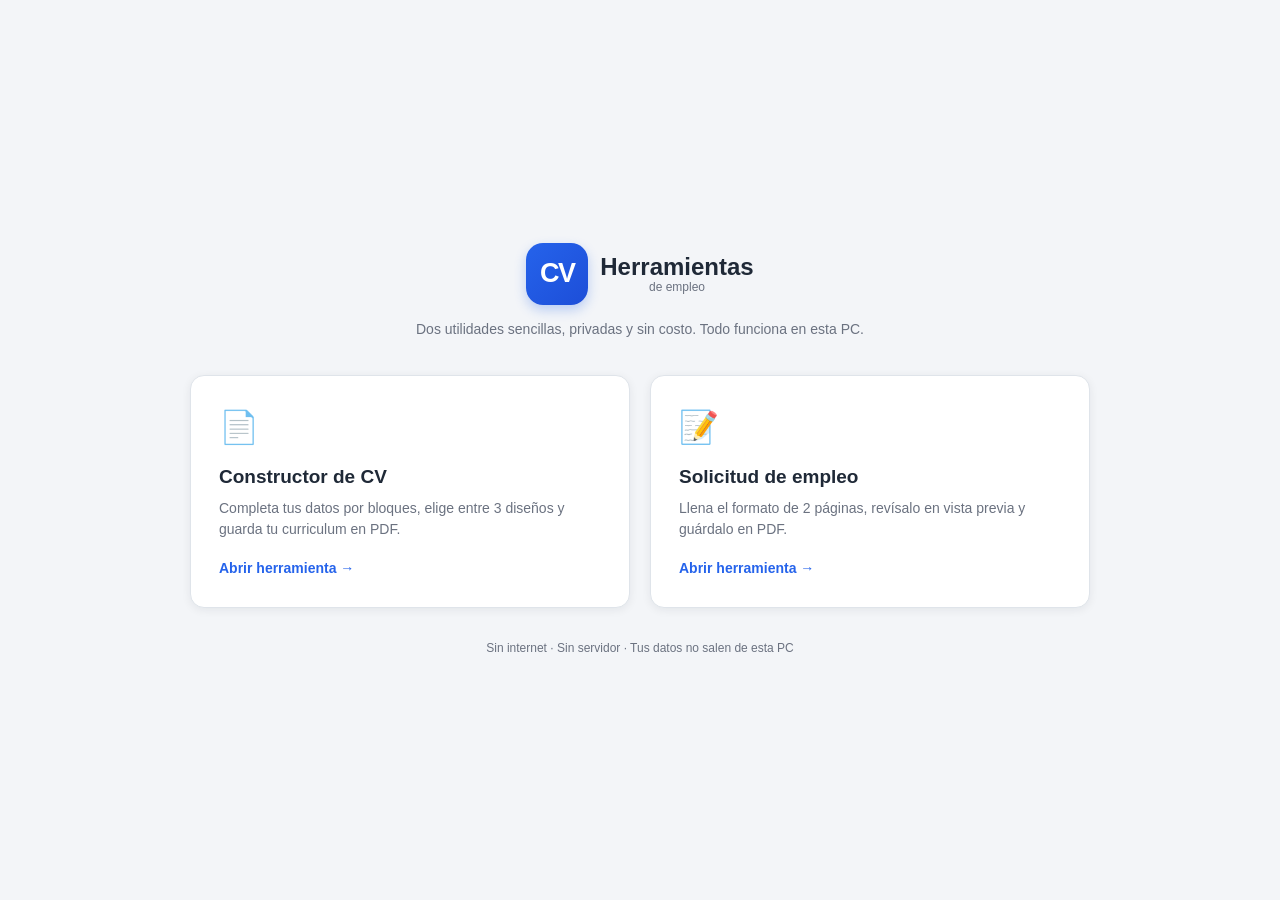
<file: index.html>
<!DOCTYPE html>
<html lang="es">
<head>
  <meta charset="UTF-8">
  <meta name="viewport" content="width=device-width, initial-scale=1.0">
  <title>Inicio — Herramientas de empleo</title>
  <link rel="icon" href="data:image/svg+xml,%3Csvg xmlns='http://www.w3.org/2000/svg' viewBox='0 0 64 64'%3E%3Crect width='64' height='64' rx='16' fill='%232563eb'/%3E%3Ctext x='32' y='41' font-size='26' font-weight='800' text-anchor='middle' fill='white' font-family='Arial'%3ECV%3C/text%3E%3C/svg%3E">
  <link rel="stylesheet" href="assets/css/base.css">
</head>
<body class="home">
  <div class="home-wrap">
    <header class="home-header">
      <div class="brand">
        <div class="brand-mark">CV</div>
        <div class="brand-text">Herramientas<small>de empleo</small></div>
      </div>
      <p class="home-sub">Dos utilidades sencillas, privadas y sin costo. Todo funciona en esta PC.</p>
    </header>

    <main class="home-grid">
      <a class="home-card" href="cv/index.html">
        <div class="home-card-icon">📄</div>
        <h2>Constructor de CV</h2>
        <p>Completa tus datos por bloques, elige entre 3 diseños y guarda tu curriculum en PDF.</p>
        <span class="home-card-action">Abrir herramienta →</span>
      </a>

      <a class="home-card" href="solicitud/index.html">
        <div class="home-card-icon">📝</div>
        <h2>Solicitud de empleo</h2>
        <p>Llena el formato de 2 páginas, revísalo en vista previa y guárdalo en PDF.</p>
        <span class="home-card-action">Abrir herramienta →</span>
      </a>
    </main>

    <footer class="home-footer">
      <span>Sin internet · Sin servidor · Tus datos no salen de esta PC</span>
    </footer>
  </div>
</body>
</html>
</file>
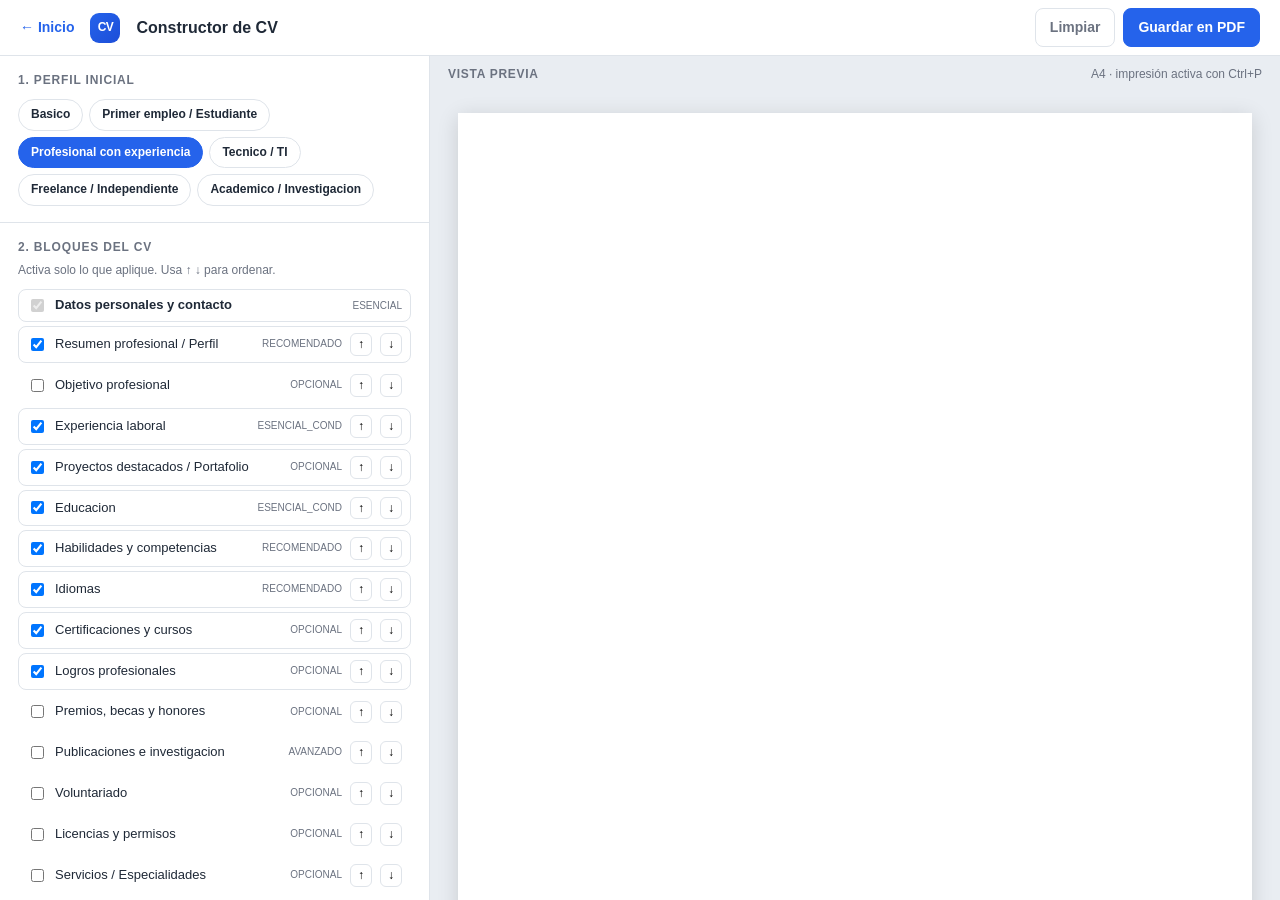
<file: cv/index.html>
<!DOCTYPE html>
<html lang="es">
<head>
  <meta charset="UTF-8">
  <meta name="viewport" content="width=device-width, initial-scale=1.0">
  <title>Constructor de CV</title>
  <link rel="icon" href="data:image/svg+xml,%3Csvg xmlns='http://www.w3.org/2000/svg' viewBox='0 0 64 64'%3E%3Crect width='64' height='64' rx='16' fill='%232563eb'/%3E%3Ctext x='32' y='41' font-size='26' font-weight='800' text-anchor='middle' fill='white' font-family='Arial'%3ECV%3C/text%3E%3C/svg%3E">
  <link rel="stylesheet" href="../assets/css/base.css">
  <link rel="stylesheet" href="../assets/css/cv.css">
  <link rel="stylesheet" href="../assets/css/print.css" media="print">
</head>
<body class="builder">
  <header class="topbar">
    <a class="topbar-back" href="../index.html">← Inicio</a>
    <div class="brand"><div class="brand-mark">CV</div></div>
    <h1 class="topbar-title">Constructor de CV</h1>
    <div class="topbar-actions">
      <button type="button" id="btn-clear" class="btn btn-ghost">Limpiar</button>
      <button type="button" id="btn-print" class="btn btn-primary">Guardar en PDF</button>
    </div>
  </header>

  <div class="workspace">
    <!-- Panel izquierdo: controles + formulario -->
    <aside class="panel panel-left" id="panel-left">
      <div class="panel-section">
        <h2 class="panel-title">1. Perfil inicial</h2>
        <div id="presets" class="preset-list"></div>
      </div>

      <div class="panel-section">
        <h2 class="panel-title">2. Bloques del CV</h2>
        <p class="panel-hint">Activa solo lo que aplique. Usa ↑ ↓ para ordenar.</p>
        <div id="block-list" class="block-list"></div>
      </div>

      <div class="panel-section">
        <h2 class="panel-title">3. Diseño</h2>
        <div id="designs" class="chip-row"></div>
      </div>

      <div class="panel-section">
        <h2 class="panel-title">4. Color</h2>
        <div id="palettes" class="chip-row"></div>
        <div id="custom-colors" class="custom-colors" hidden>
          <label>Base <input type="color" id="color-base"></label>
          <label>Líneas <input type="color" id="color-lineas"></label>
          <label>Decorativo <input type="color" id="color-decorativo"></label>
        </div>
        <div id="color-warning" class="color-warning" hidden></div>
      </div>

      <div class="panel-section panel-section--form">
        <h2 class="panel-title">5. Contenido</h2>
        <div id="form-root" class="form-root"></div>
      </div>
    </aside>

    <!-- Panel derecho: vista previa -->
    <main class="panel panel-right">
      <div class="preview-toolbar">
        <span class="preview-label">Vista previa</span>
        <span class="preview-hint">A4 · impresión activa con Ctrl+P</span>
      </div>
      <div class="preview-scroll">
        <div id="preview" class="cv"></div>
      </div>
    </main>
  </div>

  <script src="../assets/js/data.js"></script>
  <script src="../assets/js/cv.js"></script>
</body>
</html>
</file>
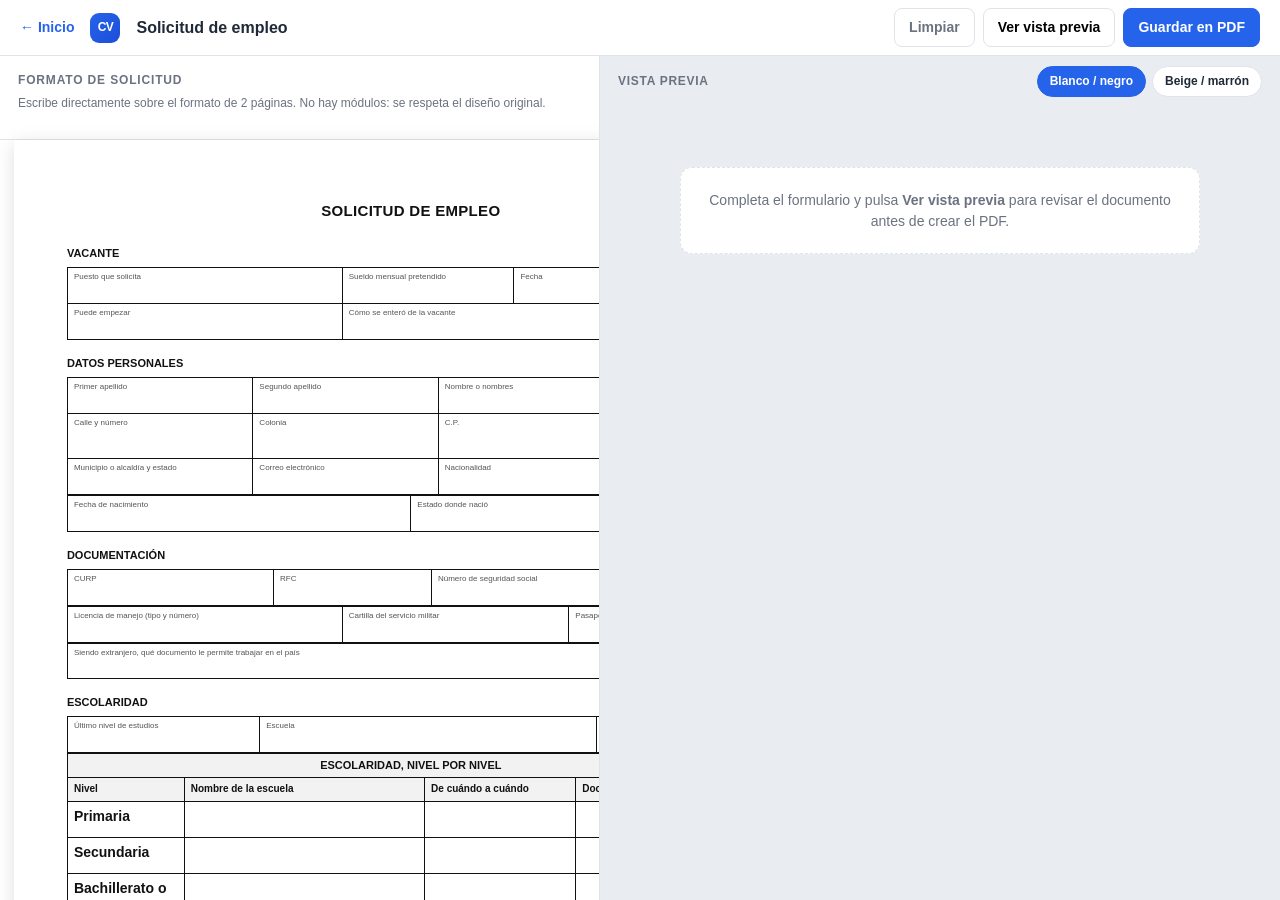
<file: solicitud/index.html>
<!DOCTYPE html>
<html lang="es">
<head>
  <meta charset="UTF-8">
  <meta name="viewport" content="width=device-width, initial-scale=1.0">
  <title>Solicitud de empleo</title>
  <link rel="icon" href="data:image/svg+xml,%3Csvg xmlns='http://www.w3.org/2000/svg' viewBox='0 0 64 64'%3E%3Crect width='64' height='64' rx='16' fill='%232563eb'/%3E%3Ctext x='32' y='41' font-size='26' font-weight='800' text-anchor='middle' fill='white' font-family='Arial'%3ECV%3C/text%3E%3C/svg%3E">
  <link rel="stylesheet" href="../assets/css/base.css">
  <link rel="stylesheet" href="../assets/css/cv.css">
  <link rel="stylesheet" href="../assets/css/solicitud.css">
  <link rel="stylesheet" href="../assets/css/print.css" media="print">
</head>
<body class="builder solicitud">
  <header class="topbar">
    <a class="topbar-back" href="../index.html">← Inicio</a>
    <div class="brand"><div class="brand-mark">CV</div></div>
    <h1 class="topbar-title">Solicitud de empleo</h1>
    <div class="topbar-actions">
      <button type="button" id="btn-clear" class="btn btn-ghost">Limpiar</button>
      <button type="button" id="btn-preview" class="btn">Ver vista previa</button>
      <button type="button" id="btn-print" class="btn btn-primary">Guardar en PDF</button>
    </div>
  </header>

  <div class="workspace">
    <!-- Formulario: se escribe directamente sobre el formato original -->
    <aside class="panel panel-left" id="panel-left">
      <div class="panel-section">
        <h2 class="panel-title">Formato de solicitud</h2>
        <p class="panel-hint">Escribe directamente sobre el formato de 2 páginas. No hay módulos: se respeta el diseño original.</p>
      </div>
      <div id="form-root" class="form-root sol-form-root"></div>
    </aside>

    <!-- Vista previa con selector de tema -->
    <main class="panel panel-right">
      <div class="preview-toolbar">
        <span class="preview-label">Vista previa</span>
        <div class="sol-theme-switch">
          <button type="button" class="chip" data-theme="white">Blanco / negro</button>
          <button type="button" class="chip" data-theme="beige">Beige / marrón</button>
        </div>
      </div>
      <div class="preview-scroll">
        <div id="preview-empty" class="preview-empty">
          Completa el formulario y pulsa <b>Ver vista previa</b> para revisar el documento antes de crear el PDF.
        </div>
        <div id="preview-root" class="sol-preview theme-white" hidden></div>
      </div>
    </main>
  </div>

  <script src="../assets/js/solicitud.js"></script>
</body>
</html>
</file>
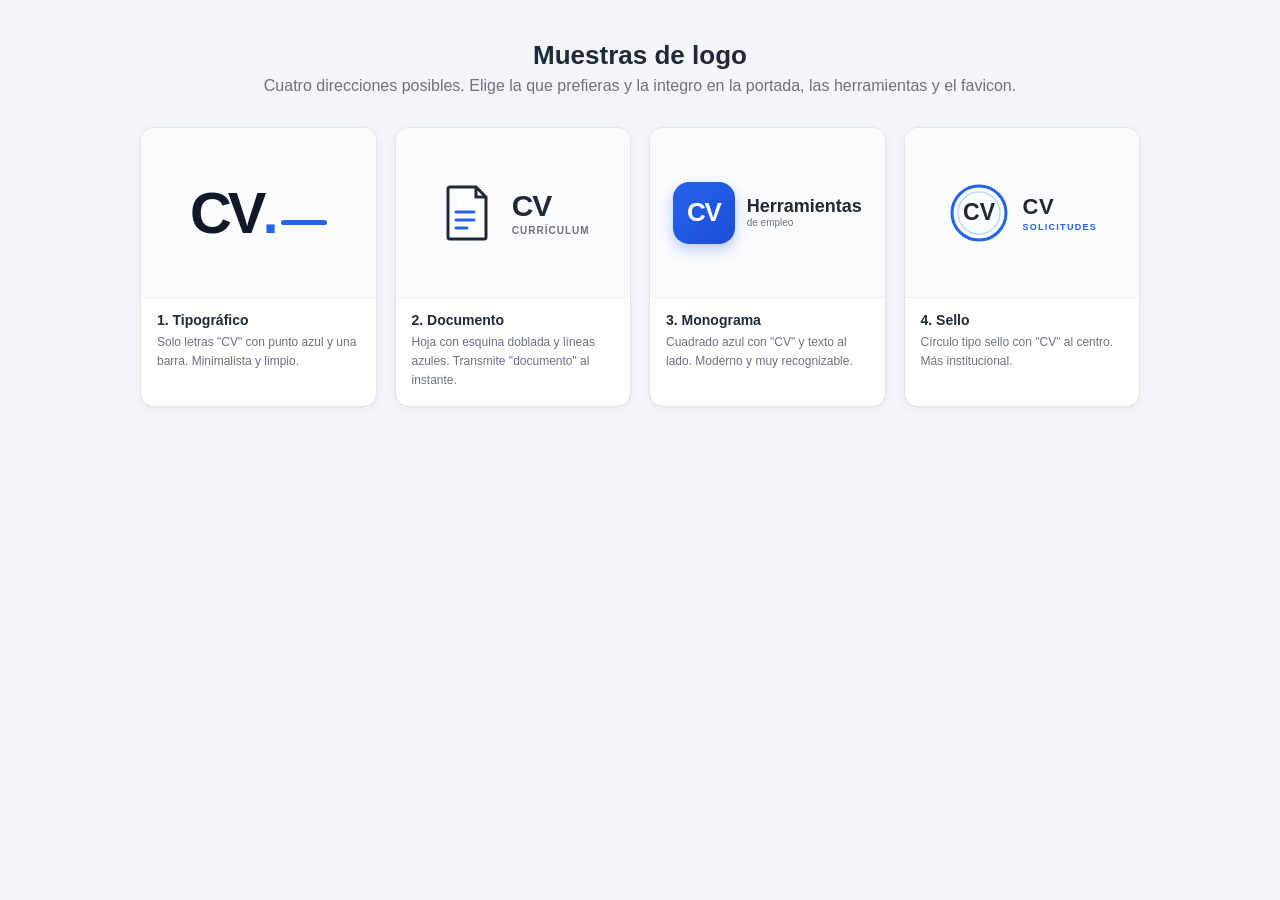
<file: logo-muestras.html>
<!DOCTYPE html>
<html lang="es">
<head>
  <meta charset="UTF-8">
  <meta name="viewport" content="width=device-width, initial-scale=1.0">
  <title>Muestras de logo</title>
  <style>
    * { box-sizing: border-box; }
    body { margin: 0; padding: 40px 20px; background: #f3f5f8; color: #1f2937;
      font-family: -apple-system, BlinkMacSystemFont, "Segoe UI", Roboto, Arial, sans-serif; }
    .wrap { max-width: 1000px; margin: 0 auto; }
    h1 { text-align: center; margin: 0 0 6px; font-size: 26px; }
    .sub { text-align: center; color: #6b7280; margin: 0 0 32px; }
    .grid { display: grid; grid-template-columns: repeat(auto-fit, minmax(230px, 1fr)); gap: 18px; }
    .card { background: #fff; border: 1px solid #dfe4ea; border-radius: 14px; overflow: hidden;
      box-shadow: 0 2px 10px rgba(15,23,42,.06); }
    .stage { height: 170px; display: grid; place-items: center; background: #fafbfc;
      border-bottom: 1px solid #eef1f5; }
    .info { padding: 14px 16px 18px; }
    .info b { display: block; font-size: 14px; margin-bottom: 4px; }
    .info span { font-size: 12px; color: #6b7280; line-height: 1.4; }

    /* --- Concepto 1: tipografico --- */
    .c1 { display: flex; align-items: baseline; font-weight: 800; letter-spacing: -.07em;
      font-size: 58px; line-height: 1; color: #111827; }
    .c1 .dot { color: #2563eb; }
    .c1::after { content: ""; display: block; width: 46px; height: 5px; border-radius: 3px;
      background: #2563eb; margin-left: 6px; transform: translateY(-8px); }

    /* --- Concepto 2: documento --- */
    .c2 { display: flex; align-items: center; gap: 12px; }
    .c2 .word { font-size: 30px; font-weight: 800; letter-spacing: -.04em; color: #1f2937; }
    .c2 .word small { display: block; font-size: 10px; font-weight: 600; letter-spacing: .1em;
      text-transform: uppercase; color: #6b7280; margin-top: 2px; }

    /* --- Concepto 3: monograma --- */
    .c3 { display: flex; align-items: center; gap: 12px; }
    .c3 .box { width: 62px; height: 62px; border-radius: 16px; display: grid; place-items: center;
      background: linear-gradient(135deg, #2563eb, #1d4ed8); color: #fff;
      font-size: 26px; font-weight: 800; letter-spacing: -.05em; box-shadow: 0 6px 14px rgba(37,99,235,.3); }
    .c3 .word { font-size: 18px; font-weight: 700; color: #1f2937; line-height: 1.15; }
    .c3 .word small { display: block; font-size: 10px; font-weight: 500; color: #6b7280; }

    /* --- Concepto 4: sello --- */
    .c4 { display: flex; align-items: center; gap: 12px; }
    .c4 .word { font-size: 22px; font-weight: 800; letter-spacing: .02em; color: #1f2937; }
    .c4 .word small { display: block; font-size: 9px; font-weight: 600; letter-spacing: .14em;
      text-transform: uppercase; color: #2563eb; margin-top: 2px; }
  </style>
</head>
<body>
  <div class="wrap">
    <h1>Muestras de logo</h1>
    <p class="sub">Cuatro direcciones posibles. Elige la que prefieras y la integro en la portada, las herramientas y el favicon.</p>

    <div class="grid">
      <div class="card">
        <div class="stage">
          <div class="c1">CV<span class="dot">.</span></div>
        </div>
        <div class="info"><b>1. Tipográfico</b><span>Solo letras "CV" con punto azul y una barra. Minimalista y limpio.</span></div>
      </div>

      <div class="card">
        <div class="stage">
          <div class="c2">
            <svg width="64" height="64" viewBox="0 0 64 64" aria-hidden="true">
              <path d="M14 6h26l10 10v40a2 2 0 0 1-2 2H14a2 2 0 0 1-2-2V8a2 2 0 0 1 2-2z" fill="#fff" stroke="#1f2937" stroke-width="3"/>
              <path d="M40 6v10h10" fill="none" stroke="#1f2937" stroke-width="3"/>
              <path d="M20 31h18M20 39h18M20 47h11" stroke="#2563eb" stroke-width="3" stroke-linecap="round"/>
            </svg>
            <div class="word">CV<small>Currículum</small></div>
          </div>
        </div>
        <div class="info"><b>2. Documento</b><span>Hoja con esquina doblada y líneas azules. Transmite "documento" al instante.</span></div>
      </div>

      <div class="card">
        <div class="stage">
          <div class="c3">
            <div class="box">CV</div>
            <div class="word">Herramientas<small>de empleo</small></div>
          </div>
        </div>
        <div class="info"><b>3. Monograma</b><span>Cuadrado azul con "CV" y texto al lado. Moderno y muy recognizable.</span></div>
      </div>

      <div class="card">
        <div class="stage">
          <div class="c4">
            <svg width="64" height="64" viewBox="0 0 64 64" aria-hidden="true">
              <circle cx="32" cy="32" r="27" fill="none" stroke="#2563eb" stroke-width="3"/>
              <circle cx="32" cy="32" r="21" fill="none" stroke="#bfdbfe" stroke-width="1.5"/>
              <text x="32" y="39" font-size="23" font-weight="800" text-anchor="middle" fill="#1f2937" font-family="Arial">CV</text>
            </svg>
            <div class="word">CV<small>Solicitudes</small></div>
          </div>
        </div>
        <div class="info"><b>4. Sello</b><span>Círculo tipo sello con "CV" al centro. Más institucional.</span></div>
      </div>
    </div>
  </div>
</body>
</html>
</file>
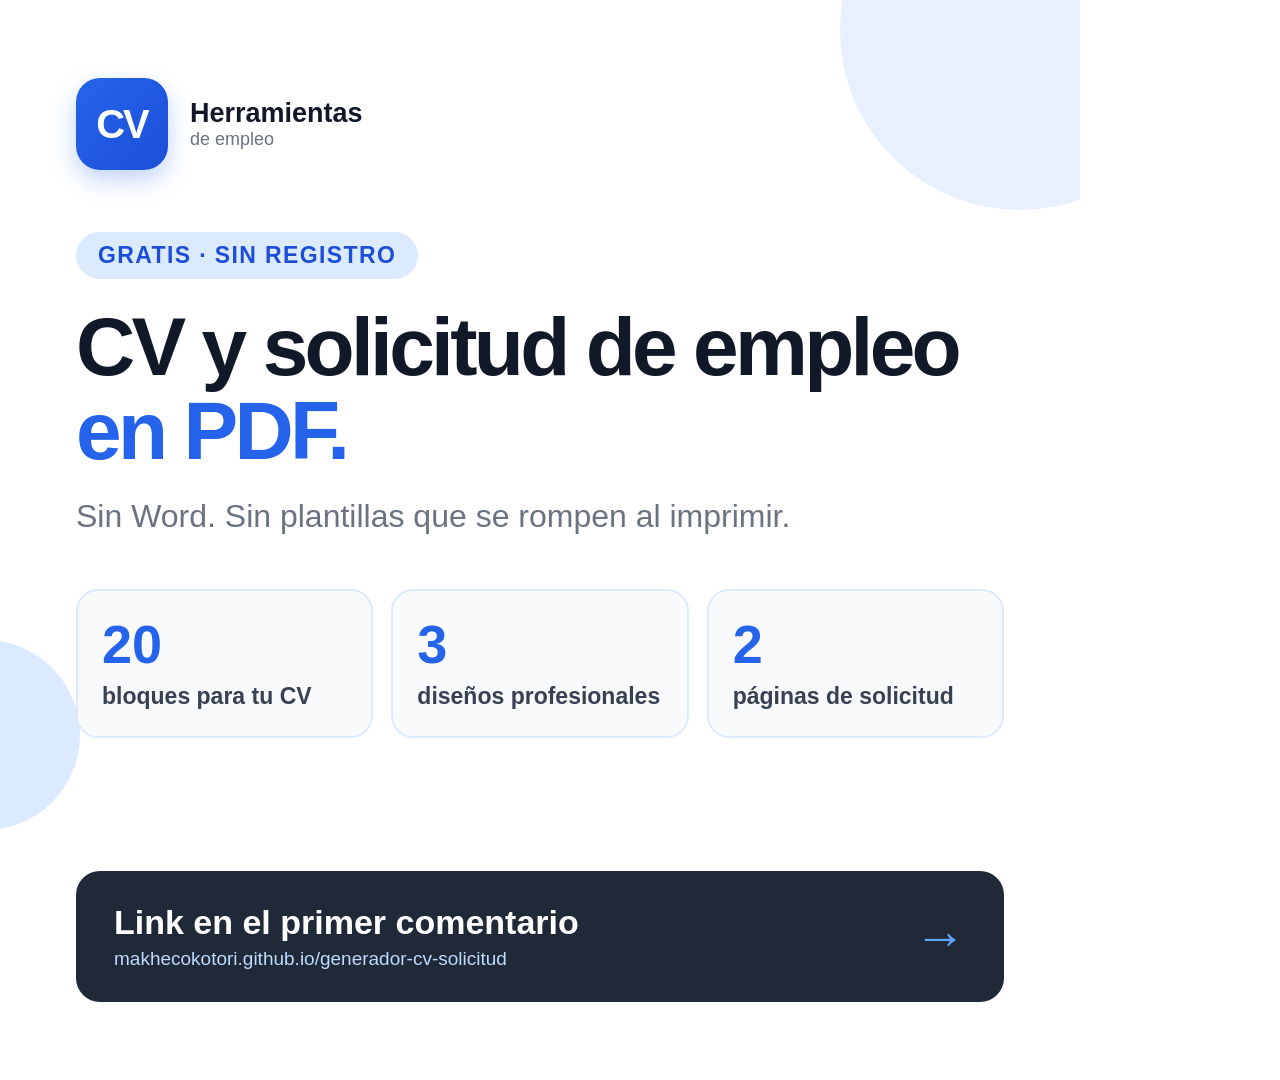
<file: post-imagen.html>
<!DOCTYPE html>
<html lang="es">
<head>
  <meta charset="UTF-8">
  <title>Imagen de publicación</title>
  <style>
    * { box-sizing: border-box; margin: 0; padding: 0; }
    html, body { width: 1080px; height: 1080px; overflow: hidden; }
    body {
      font-family: -apple-system, BlinkMacSystemFont, "Segoe UI", Roboto, Arial, sans-serif;
      background: #ffffff;
      color: #111827;
      position: relative;
    }
    .post { width: 1080px; height: 1080px; padding: 78px 76px; position: relative; overflow: hidden; }

    /* Decoración sutil */
    .deco { position: absolute; border-radius: 50%; background: #e8f0fe; z-index: 0; }
    .deco.a { width: 360px; height: 360px; top: -150px; right: -120px; }
    .deco.b { width: 190px; height: 190px; bottom: 250px; left: -110px; background: #dbeafe; }

    .content { position: relative; z-index: 1; height: 100%; display: flex; flex-direction: column; }

    /* Marca */
    .brand { display: flex; align-items: center; gap: 22px; }
    .mark {
      width: 92px; height: 92px; border-radius: 24px;
      background: linear-gradient(135deg, #2563eb, #1d4ed8);
      display: grid; place-items: center;
      color: #fff; font-size: 40px; font-weight: 800; letter-spacing: -.05em;
      box-shadow: 0 10px 24px rgba(37,99,235,.28);
    }
    .brand-name { font-size: 27px; font-weight: 700; line-height: 1.15; }
    .brand-name small { display: block; font-size: 18px; font-weight: 500; color: #6b7280; }

    /* Titular */
    .badge {
      align-self: flex-start; margin-top: 62px;
      background: #dbeafe; color: #1d4ed8;
      font-size: 23px; font-weight: 800; letter-spacing: .06em;
      padding: 10px 22px; border-radius: 999px;
    }
    h1 { font-size: 82px; line-height: 1.03; font-weight: 800; letter-spacing: -.045em; margin-top: 26px; }
    h1 span { color: #2563eb; }
    .sub { font-size: 32px; color: #6b7280; margin-top: 24px; font-weight: 500; }

    /* Cifras concretas */
    .features { display: flex; gap: 18px; margin-top: 54px; }
    .feature {
      flex: 1; background: #f8fafc; border: 2px solid #dbeafe;
      border-radius: 22px; padding: 26px 24px;
    }
    .feature .num { font-size: 54px; font-weight: 800; color: #2563eb; line-height: 1; }
    .feature .lbl { font-size: 23px; font-weight: 600; color: #374151; margin-top: 12px; }

    /* Cierre */
    .cta {
      margin-top: auto; background: #1f2937; color: #fff;
      border-radius: 24px; padding: 32px 38px;
      display: flex; align-items: center; justify-content: space-between;
    }
    .cta .txt { font-size: 34px; font-weight: 700; }
    .cta .url { font-size: 19px; color: #bfdbfe; margin-top: 6px; }
    .cta .arrow { font-size: 52px; color: #60a5fa; font-weight: 800; }
  </style>
</head>
<body>
  <div class="post">
    <div class="deco a"></div>
    <div class="deco b"></div>
    <div class="content">
      <div class="brand">
        <div class="mark">CV</div>
        <div class="brand-name">Herramientas<small>de empleo</small></div>
      </div>

      <div class="badge">GRATIS · SIN REGISTRO</div>
      <h1>CV y solicitud de empleo <span>en PDF.</span></h1>
      <div class="sub">Sin Word. Sin plantillas que se rompen al imprimir.</div>

      <div class="features">
        <div class="feature"><div class="num">20</div><div class="lbl">bloques para tu CV</div></div>
        <div class="feature"><div class="num">3</div><div class="lbl">diseños profesionales</div></div>
        <div class="feature"><div class="num">2</div><div class="lbl">páginas de solicitud</div></div>
      </div>

      <div class="cta">
        <div>
          <div class="txt">Link en el primer comentario</div>
          <div class="url">makhecokotori.github.io/generador-cv-solicitud</div>
        </div>
        <div class="arrow">→</div>
      </div>
    </div>
  </div>
</body>
</html>
</file>
<file: assets/css/base.css>
/* === Reset y base === */
*, *::before, *::after { box-sizing: border-box; }

:root {
  --ui-bg: #f3f5f8;
  --ui-panel: #ffffff;
  --ui-border: #dfe4ea;
  --ui-text: #1f2937;
  --ui-muted: #6b7280;
  --ui-accent: #2563eb;
  --ui-accent-dark: #1d4ed8;
  --ui-radius: 10px;
  --ui-shadow: 0 2px 10px rgba(15, 23, 42, .07);
}

html, body { margin: 0; padding: 0; }

body {
  font-family: -apple-system, BlinkMacSystemFont, "Segoe UI", Roboto, "Helvetica Neue", Arial, sans-serif;
  color: var(--ui-text);
  background: var(--ui-bg);
  font-size: 14px;
  line-height: 1.45;
}

a { color: var(--ui-accent); text-decoration: none; }
a:hover { text-decoration: underline; }

/* El atributo hidden debe ganar siempre sobre reglas como display:flex */
[hidden] { display: none !important; }

button { font: inherit; cursor: pointer; }

/* === Marca / logo (monograma) === */
.brand { display: inline-flex; align-items: center; gap: 12px; }
.brand-mark {
  width: 42px; height: 42px; border-radius: 12px;
  display: grid; place-items: center;
  background: linear-gradient(135deg, #2563eb, #1d4ed8);
  color: #fff; font-size: 18px; font-weight: 800; letter-spacing: -.05em;
  box-shadow: 0 5px 12px rgba(37, 99, 235, .28);
  flex: none;
}
.brand-text { font-size: 17px; font-weight: 700; color: var(--ui-text); line-height: 1.15; }
.brand-text small { display: block; font-size: 11px; font-weight: 500; color: var(--ui-muted); }

.topbar .brand-mark { width: 30px; height: 30px; border-radius: 9px; font-size: 12px; box-shadow: none; }
.home-header .brand { justify-content: center; }
.home-header .brand-mark { width: 62px; height: 62px; border-radius: 17px; font-size: 27px; }
.home-header .brand-text { font-size: 24px; }
.home-header .brand-text small { font-size: 12px; }

/* === Portada === */
.home { min-height: 100vh; display: grid; place-items: center; padding: 40px 20px; }
.home-wrap { width: min(900px, 100%); }
.home-header { text-align: center; margin-bottom: 36px; }
.home-sub { color: var(--ui-muted); margin: 14px 0 0; }

.home-grid { display: grid; grid-template-columns: repeat(auto-fit, minmax(280px, 1fr)); gap: 20px; }
.home-card {
  display: block; background: var(--ui-panel); border: 1px solid var(--ui-border);
  border-radius: 14px; padding: 28px; box-shadow: var(--ui-shadow);
  color: var(--ui-text); transition: transform .15s, box-shadow .15s, border-color .15s;
}
a.home-card:hover { transform: translateY(-3px); box-shadow: 0 8px 22px rgba(15,23,42,.12); border-color: var(--ui-accent); text-decoration: none; }
.home-card-icon { font-size: 32px; margin-bottom: 12px; }
.home-card h2 { font-size: 19px; margin: 0 0 8px; }
.home-card p { color: var(--ui-muted); margin: 0 0 18px; min-height: 42px; }
.home-card-action { font-weight: 600; color: var(--ui-accent); }
.home-card--disabled { opacity: .65; }
.home-card-action--muted { color: var(--ui-muted); }
.home-footer { text-align: center; color: var(--ui-muted); font-size: 12px; margin-top: 32px; }
</file>
<file: assets/css/cv.css>
/* ===================================================================
   Interfaz del constructor
   =================================================================== */
.topbar {
  height: 56px; background: var(--ui-panel); border-bottom: 1px solid var(--ui-border);
  display: flex; align-items: center; gap: 16px; padding: 0 20px;
  position: sticky; top: 0; z-index: 20;
}
.topbar-back { font-weight: 600; }
.topbar-title { font-size: 16px; margin: 0; flex: 1; }
.topbar-actions { display: flex; gap: 8px; }

.btn { border: 1px solid var(--ui-border); background: #fff; border-radius: 8px; padding: 8px 14px; font-weight: 600; }
.btn:hover { background: #f9fafb; }
.btn-primary { background: var(--ui-accent); border-color: var(--ui-accent); color: #fff; }
.btn-primary:hover { background: var(--ui-accent-dark); }
.btn-ghost { background: transparent; color: var(--ui-muted); }
.btn-mini { padding: 2px 7px; font-size: 12px; border-radius: 6px; line-height: 1.4; }
.btn-danger { color: #b91c1c; }

.workspace { display: grid; grid-template-columns: 430px 1fr; height: calc(100vh - 56px); }
.panel { min-height: 0; }
.panel-left { overflow-y: auto; border-right: 1px solid var(--ui-border); background: var(--ui-panel); }
.panel-right { display: flex; flex-direction: column; background: #e9edf2; }

.panel-section { padding: 16px 18px; border-bottom: 1px solid var(--ui-border); }
.panel-section--form { border-bottom: 0; }
.panel-title { font-size: 12px; text-transform: uppercase; letter-spacing: .07em; color: var(--ui-muted); margin: 0 0 10px; }
.panel-hint { font-size: 12px; color: var(--ui-muted); margin: -4px 0 10px; }

.preset-list { display: flex; flex-wrap: wrap; gap: 6px; }
.preset-btn, .chip {
  border: 1px solid var(--ui-border); background: #fff; color: var(--ui-text);
  border-radius: 999px; padding: 6px 12px; font-size: 12px; font-weight: 600;
}
.preset-btn:hover, .chip:hover { border-color: var(--ui-accent); }
.preset-btn.active, .chip.active { background: var(--ui-accent); border-color: var(--ui-accent); color: #fff; }
.chip-row { display: flex; flex-wrap: wrap; gap: 6px; }

.block-list { display: flex; flex-direction: column; gap: 4px; }
.block-row {
  display: flex; align-items: center; gap: 8px; padding: 6px 8px;
  border: 1px solid transparent; border-radius: 8px; font-size: 13px;
}
.block-row:hover { background: #f9fafb; }
.block-row.active { border-color: var(--ui-border); background: #fff; }
.block-row .block-name { flex: 1; cursor: pointer; }
.block-row .block-cat { font-size: 10px; color: var(--ui-muted); text-transform: uppercase; }
.block-row.fixed .block-name { cursor: default; font-weight: 700; }

.custom-colors { display: flex; gap: 10px; margin-top: 10px; flex-wrap: wrap; }
.custom-colors label { font-size: 12px; display: flex; align-items: center; gap: 6px; color: var(--ui-muted); }
.custom-colors input[type="color"] { width: 34px; height: 28px; border: 1px solid var(--ui-border); border-radius: 6px; padding: 0; background: #fff; }
.color-warning { margin-top: 10px; padding: 8px 10px; border-radius: 8px; background: #fef3c7; color: #92400e; font-size: 12px; }

/* Formulario */
.form-root { display: flex; flex-direction: column; gap: 14px; padding-bottom: 40px; }
.form-block { border: 1px solid var(--ui-border); border-radius: var(--ui-radius); overflow: hidden; background: #fff; }
.form-block-head { display: flex; align-items: center; gap: 6px; padding: 9px 10px; background: #f8fafc; border-bottom: 1px solid var(--ui-border); }
.form-block-head h3 { font-size: 13px; margin: 0; flex: 1; }
.form-block-body { padding: 12px; display: flex; flex-direction: column; gap: 10px; }

.field { display: flex; flex-direction: column; gap: 4px; }
.field label { font-size: 11px; font-weight: 600; color: var(--ui-muted); }
.field input[type="text"], .field input[type="email"], .field input[type="url"],
.field input[type="month"], .field input[type="date"], .field textarea, .field select {
  width: 100%; border: 1px solid var(--ui-border); border-radius: 7px; padding: 7px 9px; font: inherit; font-size: 13px; background: #fff;
}
.field textarea { resize: vertical; min-height: 62px; }
.field input:focus, .field textarea:focus, .field select:focus { outline: 2px solid rgba(37,99,235,.25); border-color: var(--ui-accent); }
.field-check { flex-direction: row; align-items: center; gap: 8px; }
.field-check label { font-size: 12px; color: var(--ui-text); }

.item-card { border: 1px solid var(--ui-border); border-radius: 8px; padding: 10px; background: #fcfdfe; }
.item-card + .item-card { margin-top: 8px; }
.item-card-head { display: flex; justify-content: space-between; align-items: center; margin-bottom: 8px; }
.item-card-head span { font-size: 11px; font-weight: 700; color: var(--ui-muted); text-transform: uppercase; letter-spacing: .05em; }

/* ===================================================================
   Vista previa
   =================================================================== */
.preview-toolbar { display: flex; justify-content: space-between; align-items: center; padding: 10px 18px; font-size: 12px; color: var(--ui-muted); }
.preview-label { font-weight: 700; text-transform: uppercase; letter-spacing: .06em; }
.preview-scroll { overflow: auto; padding: 20px 20px 60px; display: flex; justify-content: center; }

.cv {
  --base: #1f2937; --lineas: #6b7280; --decorativo: #d1d5db;
  --texto-base: #ffffff; --texto-lineas: #ffffff; --texto-decorativo: #111827;
  --base-legible: #1f2937; --lineas-legible: #6b7280;
  width: 210mm; min-height: 297mm; background: #fff; color: #111827;
  box-shadow: 0 4px 20px rgba(0,0,0,.14); font-size: 10.5pt; line-height: 1.45;
  overflow: hidden;
}
.cv-content { padding: 14mm 16mm; }
.cv-section { margin-bottom: 12px; break-inside: avoid; }
.cv-section-title {
  font-size: 10.5pt; text-transform: uppercase; letter-spacing: .08em;
  color: var(--base-legible); border-bottom: 1px solid var(--lineas);
  padding-bottom: 3px; margin: 0 0 8px; font-weight: 700;
}
.cv-section-body { font-size: 10pt; }
.cv p { margin: 0 0 6px; }
.cv a { color: inherit; text-decoration: none; }

.cv-header { margin-bottom: 14px; }
.cv-name { font-size: 20pt; font-weight: 800; line-height: 1.1; margin: 0; }
.cv-title { font-size: 11pt; color: var(--lineas-legible); margin: 2px 0 6px; font-weight: 600; }
.cv-contact { font-size: 9pt; color: #374151; display: flex; flex-wrap: wrap; gap: 4px 10px; }
.cv-contact span { white-space: nowrap; }
.cv-foto { width: 26mm; height: 32mm; object-fit: cover; border-radius: 4px; }

.cv-item { margin-bottom: 9px; }
.cv-item:last-child { margin-bottom: 0; }
.cv-item-head { display: flex; justify-content: space-between; gap: 8px; align-items: baseline; }
.cv-item-title { font-weight: 700; font-size: 10.5pt; }
.cv-item-meta { font-size: 9pt; color: #4b5563; }
.cv-item-sub { font-weight: 600; font-size: 9.5pt; color: #374151; }
.cv-item ul { margin: 4px 0 0; padding-left: 16px; }
.cv-item li { margin-bottom: 2px; }
.cv-tags { display: flex; flex-wrap: wrap; gap: 4px 6px; }
.cv-tag { background: var(--decorativo); color: var(--texto-decorativo); border-radius: 999px; padding: 2px 8px; font-size: 8.5pt; font-weight: 600; }
.cv-tag-group { margin-bottom: 6px; }
.cv-tag-group b { font-size: 8.5pt; text-transform: uppercase; letter-spacing: .05em; color: var(--lineas-legible); display: block; margin-bottom: 3px; }
.cv-field-row { display: flex; gap: 6px; font-size: 9.5pt; margin-bottom: 2px; }
.cv-field-row .k { color: #4b5563; min-width: 90px; }
.cv-field-row .v { font-weight: 600; }

/* --- Diseño 1: Clásico / ATS --- */
.cv--clasico .cv-content { padding: 15mm 16mm; }
.cv--clasico .cv-header { border-bottom: 2px solid var(--lineas); padding-bottom: 10px; }
.cv--clasico .cv-section-title { border-bottom: 1px solid var(--lineas); }
.cv--clasico .cv-item li::marker { color: var(--lineas); }

/* --- Diseño 2: Moderno / Lateral --- */
.cv--moderno {
  display: grid; grid-template-columns: 33% 1fr; grid-template-rows: auto 1fr;
  padding: 0;
}
.cv--moderno .cv-topband {
  grid-column: 1 / -1; background: var(--base); color: var(--texto-base);
  padding: 12mm 16mm 10mm;
}
.cv--moderno .cv-topband .cv-title,
.cv--moderno .cv-topband .cv-contact { color: var(--texto-base); opacity: .9; }
.cv--moderno .cv-sidebar {
  background: var(--base); color: var(--texto-base);
  padding: 8mm 8mm 14mm 16mm;
}
.cv--moderno .cv-sidebar .cv-section-title { color: var(--texto-base); opacity: .9; border-color: var(--decorativo); }
.cv--moderno .cv-sidebar .cv-item-meta,
.cv--moderno .cv-sidebar .cv-field-row .k,
.cv--moderno .cv-sidebar .cv-tag-group b { color: var(--texto-base); opacity: .8; }
.cv--moderno .cv-sidebar .cv-tag { background: var(--lineas); color: var(--texto-lineas); }
.cv--moderno .cv-content { padding: 9mm 16mm 14mm 10mm; }

/* --- Diseño 3: Creativo / Tarjeta --- */
.cv--creativo { background: #f8fafc; }
.cv--creativo .cv-topband {
  background: var(--base); color: var(--texto-base);
  padding: 14mm 16mm 22mm; border-radius: 0 0 14px 14px;
}
.cv--creativo .cv-topband .cv-title,
.cv--creativo .cv-topband .cv-contact { color: var(--texto-base); opacity: .9; }
.cv--creativo .cv-content { padding: 0 12mm 14mm; margin-top: -12mm; }
.cv--creativo .cv-section {
  background: #fff; border: 1px solid var(--lineas); border-left: 4px solid var(--decorativo);
  border-radius: 10px; padding: 10px 12px; margin-bottom: 10px;
  box-shadow: 0 2px 6px rgba(0,0,0,.05);
}
.cv--creativo .cv-section-title { border-bottom: 0; padding-bottom: 0; margin-bottom: 6px; }

/* Responsive */
@media (max-width: 1100px) {
  .workspace { grid-template-columns: 1fr; height: auto; }
  .panel-left { max-height: none; overflow: visible; border-right: 0; }
  .preview-scroll { padding: 12px; }
}
@media (max-width: 760px) {
  .cv { width: 100%; min-height: 0; }
  .cv--moderno { grid-template-columns: 1fr; grid-template-rows: auto auto auto; }
  .cv--moderno .cv-sidebar, .cv--moderno .cv-content { padding: 10mm; }
  .cv--creativo .cv-content { margin-top: 0; }
}
</file>
<file: assets/css/print.css>
/* Estilos exclusivos para imprimir / guardar en PDF */
@page { size: A4; margin: 0; }

html, body {
  background: #fff !important;
  -webkit-print-color-adjust: exact;
  print-color-adjust: exact;
}

.topbar, .panel-left, .preview-toolbar { display: none !important; }

.workspace { display: block !important; height: auto !important; }
.panel-right { display: block !important; background: #fff !important; }
.preview-scroll { display: block !important; overflow: visible !important; padding: 0 !important; }

.cv {
  width: 210mm !important;
  min-height: 297mm !important;
  margin: 0 !important;
  box-shadow: none !important;
  -webkit-print-color-adjust: exact;
  print-color-adjust: exact;
}

.cv-section, .cv-item, .form-block, .item-card { break-inside: avoid; page-break-inside: avoid; }
.cv-section-title { break-after: avoid; page-break-after: avoid; }

/* Evita hojas en blanco por el min-height cuando el contenido es corto */
.cv { overflow: visible; }

/* --- Solicitud de empleo: solo se imprime la vista previa --- */
.preview-empty { display: none !important; }
#preview-root { display: block !important; }

.sol-page {
  box-shadow: none !important;
  margin: 0 !important;
  width: 210mm !important;
  min-height: 297mm !important;
  break-after: page;
  page-break-after: always;
  -webkit-print-color-adjust: exact;
  print-color-adjust: exact;
}
.sol-page:last-child {
  break-after: auto;
  page-break-after: auto;
}
</file>
<file: assets/css/solicitud.css>
/* ===================================================================
   Solicitud de empleo — formato fijo de 2 paginas
   =================================================================== */

.workspace { grid-template-columns: 600px 1fr; }
.sol-form-root { display: block; padding: 0 14px 60px; }

.preview-empty {
  align-self: flex-start; max-width: 520px; margin: 40px auto; padding: 22px;
  border: 1px dashed var(--ui-border); border-radius: 12px;
  background: #fff; color: var(--ui-muted); text-align: center;
}
.sol-theme-switch { display: flex; gap: 6px; }

/* ---Variables de tema (se aplican al documento y a la vista previa)--- */
.sol-form-root, .sol-preview {
  --sol-bg: #ffffff;
  --sol-line: #111111;
  --sol-text: #111111;
  --sol-muted: #555555;
  --sol-head: #f2f2f2;
  background: var(--sol-bg);
  color: var(--sol-text);
}
.sol-preview.theme-beige {
  --sol-bg: #f7efdf;
  --sol-line: #9a7042;
  --sol-text: #4a3520;
  --sol-muted: #6b5136;
  --sol-head: #ecdcbf;
}

/* ---Pagina A4--- */
.sol-page {
  width: 210mm; min-height: 297mm; margin: 0 auto 22px;
  padding: 16mm 14mm 12mm; background: var(--sol-bg);
  box-shadow: 0 4px 18px rgba(0, 0, 0, .13);
  display: flex; flex-direction: column;
}
.sol-title {
  text-align: center; font-size: 15px; font-weight: 700;
  letter-spacing: .02em; margin: 0 0 24px;
}
.sol-section { font-size: 11px; font-weight: 700; margin: 16px 0 5px; }
.sol-section:first-of-type { margin-top: 0; }

/* ---Tablas--- */
.sol-tbl { width: 100%; border-collapse: collapse; table-layout: fixed; }
.sol-cell, .sol-th {
  border: 1px solid var(--sol-line); padding: 4px 6px;
  height: 36px; vertical-align: top;
}
.sol-th { background: var(--sol-head); font-size: 10px; font-weight: 700; height: auto; text-align: left; }
.sol-table-title {
  border: 1px solid var(--sol-line); background: var(--sol-head);
  text-align: center; font-size: 11px; font-weight: 700; padding: 4px;
}
.sol-fullcell {
  border: 1px solid var(--sol-line); padding: 4px 6px; min-height: 36px;
}

/* ---Campos--- */
.sol-label { display: block; font-size: 8px; line-height: 1.2; color: var(--sol-muted); }
.sol-input {
  display: block; width: 100%; border: 0; background: transparent;
  color: var(--sol-text); font: inherit; font-size: 10px;
  padding: 2px 0 0; outline: none;
}
.sol-input:focus { box-shadow: 0 1px 0 var(--sol-line); }
textarea.sol-input { resize: vertical; min-height: 46px; }
.sol-value { font-size: 10px; min-height: 14px; white-space: pre-wrap; word-break: break-word; }
.sol-center { text-align: center; }
.sol-note { font-size: 10px; margin: 10px 0; }

/* ---Firma--- */
.sol-signature { margin: 58px auto 0; width: 52%; text-align: center; }
.sol-signature .sol-value { min-height: 18px; }
.sol-signature-line { border-top: 1px solid var(--sol-line); margin-top: 2px; }
.sol-signature-label { font-size: 8px; color: var(--sol-muted); padding-top: 3px; }

.sol-footer {
  margin-top: auto; text-align: center; font-size: 8px;
  color: var(--sol-muted); padding-top: 12px;
}

@media (max-width: 1100px) {
  .workspace { grid-template-columns: 1fr; }
  .panel-left { max-height: none; overflow: visible; }
}
@media (max-width: 760px) {
  .sol-page { width: 100%; min-height: 0; padding: 16px; }
}
</file>
